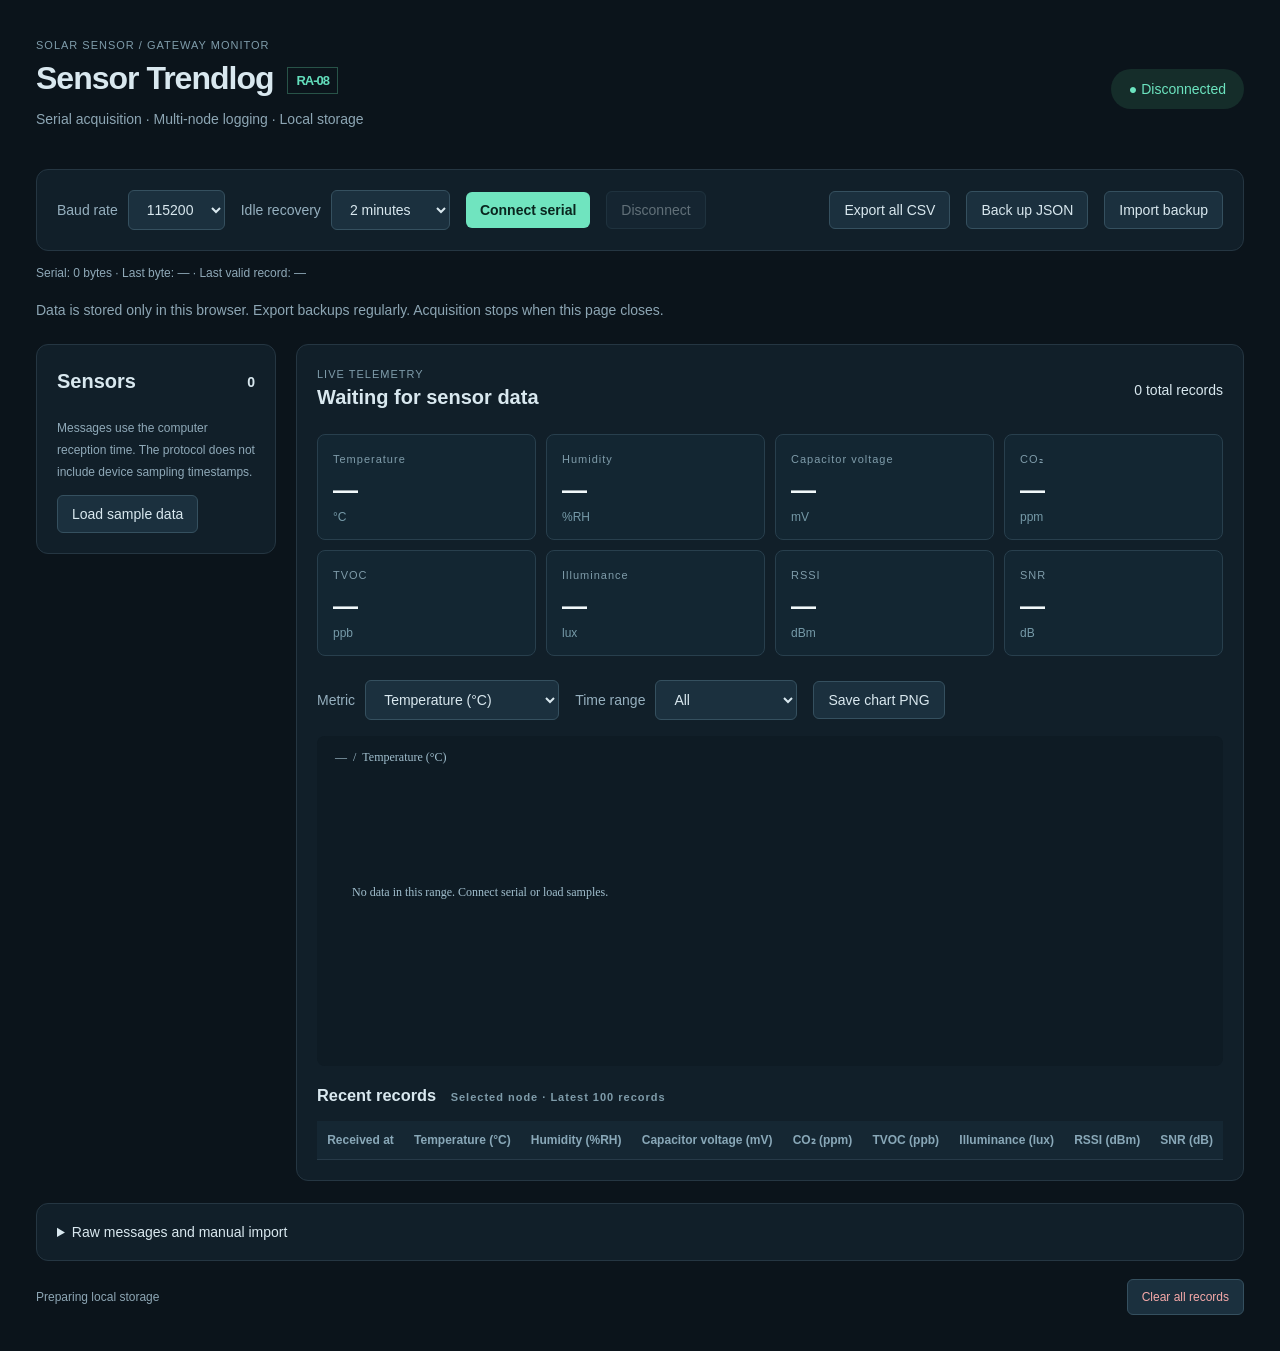
<file: tools/sensor-trendlog/index.html>
<!doctype html>
<html lang="en-US"><meta charset="utf-8"><meta name="viewport" content="width=device-width,initial-scale=1"><title>RA-08 · Sensor Trendlog</title><link rel="stylesheet" href="style.css">
<body><main><header><div><small>SOLAR SENSOR / GATEWAY MONITOR</small><h1>Sensor Trendlog<span>RA-08</span></h1><p>Serial acquisition · Multi-node logging · Local storage</p></div><div id="status" role="status">● Disconnected</div></header>
<section class="toolbar"><label>Baud rate<select id="baud"><option>115200</option><option>9600</option><option>19200</option><option>38400</option><option>57600</option><option>230400</option></select></label><label>Idle recovery<select id="idle"><option value="120000">2 minutes</option><option value="300000">5 minutes</option><option value="600000">10 minutes</option><option value="0">Disabled</option></select></label><button id="connect" class="primary">Connect serial</button><button id="disconnect" disabled>Disconnect</button><div class="spacer"></div><button id="export">Export all CSV</button><button id="backup">Back up JSON</button><label class="button">Import backup<input id="restore" type="file" accept=".json" hidden></label></section>
<p id="traffic" class="hint" role="status">Serial: 0 bytes · Last byte: — · Last valid record: —</p>
<p id="notice" role="status">Data is stored only in this browser. Export backups regularly. Acquisition stops when this page closes.</p>
<section class="workspace"><aside><div class="sectionhead"><h2>Sensors</h2><b id="count">0</b></div><div id="devices"></div><p class="hint">Messages use the computer reception time. The protocol does not include device sampling timestamps.</p><button id="demo">Load sample data</button></aside><article><div class="sectionhead"><div><small>LIVE TELEMETRY</small><h2 id="selected">Waiting for sensor data</h2></div><span id="total">0 records</span></div><div id="cards" class="cards"></div><div class="chartbar"><label>Metric<select id="metric"></select></label><label>Time range<select id="range"><option value="0">All</option><option value="300000">Last 5 minutes</option><option value="3600000">Last hour</option><option value="86400000">Last 24 hours</option></select></label><button id="png">Save chart PNG</button></div><canvas id="chart" height="330" aria-label="Sensor trend chart"></canvas><p id="stats" class="hint"></p><h3>Recent records <small>Selected node · Latest 100 records</small></h3><div class="tablewrap"><table><thead id="thead"></thead><tbody id="rows"></tbody></table></div></article></section>
<details><summary>Raw messages and manual import</summary><p class="hint">Paste gateway output with CRLF / LF / CR line endings. Debug logs other than SENSOR messages are ignored.</p><textarea id="input" placeholder="AT+SENSOR=B7180A12,2332,5627,65,390,0,13,-94,8"></textarea><button id="ingest">Parse and record</button><pre id="raw"></pre></details><footer><span id="storage">Preparing local storage</span><button id="clear" class="danger">Clear all records</button></footer></main><script src="protocol.js?v=20261029-4"></script><script src="serial-session.js?v=20261029-4"></script><script src="app.js?v=20261029-4"></script></body></html>
</file>
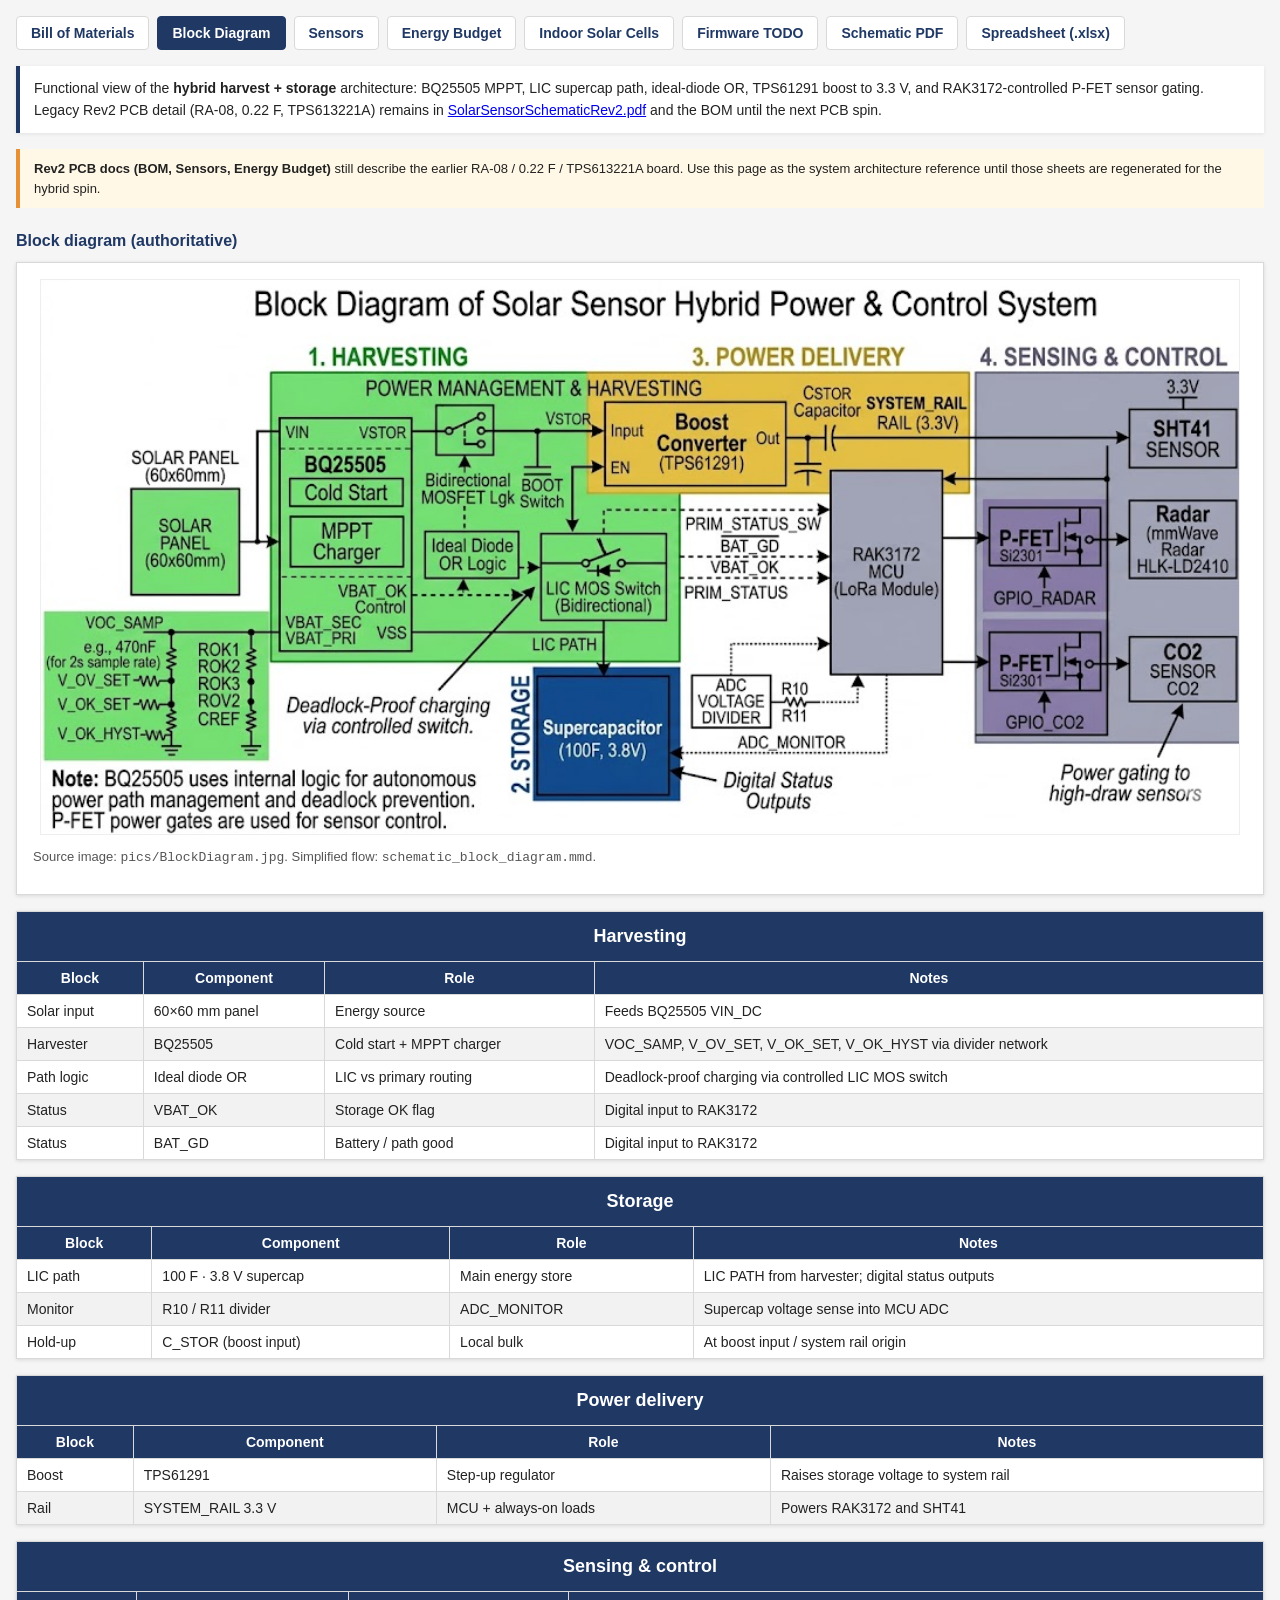
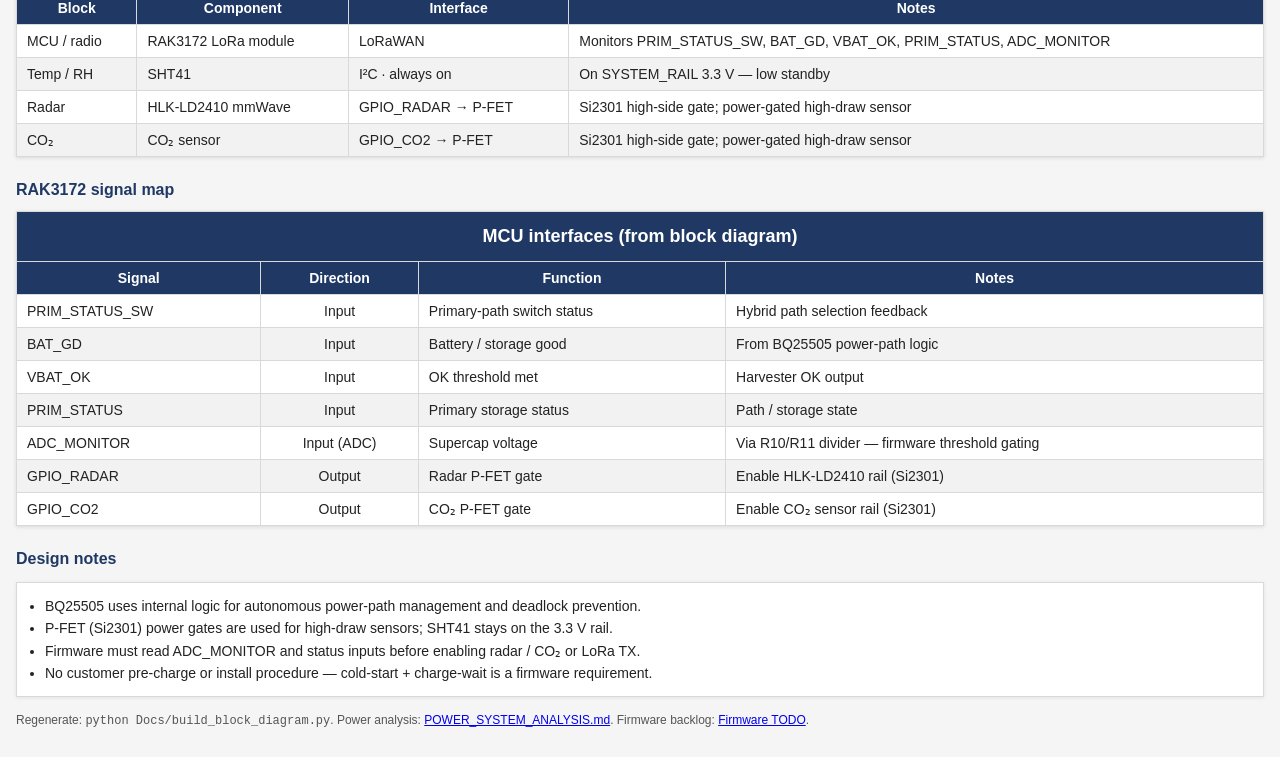
<file: Docs/SolarSensorSchematicRev2_BlockDiagram.html>
<!DOCTYPE html>
<html lang="en">
<head>
  <meta charset="utf-8">
  <meta name="viewport" content="width=device-width, initial-scale=1">
  <title>Solar Sensor — Hybrid Power &amp; Control System</title>
  <style>
    * { box-sizing: border-box; }
    body { margin: 0; font-family: Arial, sans-serif; background: #f5f5f5; color: #222; }
    .wrap { padding: 16px; max-width: 1400px; margin: 0 auto; }
    nav { display: flex; flex-wrap: wrap; gap: 8px; margin-bottom: 16px; }
    nav a { padding: 8px 14px; background: #fff; border: 1px solid #d9d9d9; border-radius: 4px;
      color: #1f3864; text-decoration: none; font-size: 14px; font-weight: bold; }
    nav a.active { background: #1f3864; color: #fff; border-color: #1f3864; }
    nav a:hover:not(.active) { background: #eef2f8; }
    .note { background: #fff; border-left: 4px solid #1f3864; padding: 12px 14px; margin-bottom: 16px;
      font-size: 14px; line-height: 1.55; box-shadow: 0 1px 4px rgba(0,0,0,0.08); }
    .legacy { background: #fff8e6; border-left: 4px solid #e69138; padding: 10px 14px; margin-bottom: 16px;
      font-size: 13px; line-height: 1.5; }
    h2 { font-size: 16px; color: #1f3864; margin: 24px 0 12px; }
    .diagram-panel { background: #fff; border: 1px solid #d9d9d9; box-shadow: 0 1px 4px rgba(0,0,0,0.12);
      padding: 16px; margin-bottom: 16px; overflow-x: auto; text-align: center; }
    .diagram-panel img { max-width: 100%; height: auto; border: 1px solid #eee; }
    .diagram-caption { font-size: 13px; color: #555; margin-top: 10px; text-align: left; }
    table { width: 100%; border-collapse: collapse; background: #fff;
      box-shadow: 0 1px 4px rgba(0,0,0,0.12); margin-bottom: 16px; }
    th, td { border: 1px solid #d9d9d9; padding: 8px 10px; text-align: left; vertical-align: top; font-size: 14px; }
    tr.title th { background: #1f3864; color: #fff; font-size: 18px; font-weight: bold; text-align: center; padding: 14px 10px; }
    tr.header th { background: #1f3864; color: #fff; font-weight: bold; text-align: center; }
    tr.odd td { background: #fff; }
    tr.even td { background: #f2f2f2; }
  td.center { text-align: center; }
    ul.notes { font-size: 14px; line-height: 1.6; background: #fff; padding: 12px 12px 12px 28px;
      border: 1px solid #d9d9d9; box-shadow: 0 1px 4px rgba(0,0,0,0.08); }
    .footnote { font-size: 12px; color: #555; line-height: 1.6; }
</style>
</head>
<body>
  <div class="wrap">
        <nav>
      <a href="SolarSensorSchematicRev2_BOM.html">Bill of Materials</a>
      <a href="SolarSensorSchematicRev2_BlockDiagram.html" class="active">Block Diagram</a>
      <a href="SolarSensorSchematicRev2_Sensors.html">Sensors</a>
      <a href="SolarSensorSchematicRev2_EnergyBudget.html">Energy Budget</a>
      <a href="SolarSensorSchematicRev2_SolarCells.html">Indoor Solar Cells</a>
      <a href="SolarSensorSchematicRev2_TODO.html">Firmware TODO</a>
      <a href="SolarSensorSchematicRev2.pdf">Schematic PDF</a>
      <a href="SolarSensorSchematicRev2_BOM.xlsx">Spreadsheet (.xlsx)</a>
    </nav>
    <div class="note">Functional view of the <strong>hybrid harvest + storage</strong> architecture: BQ25505 MPPT, LIC supercap path, ideal-diode OR, TPS61291 boost to 3.3 V, and RAK3172-controlled P-FET sensor gating. Legacy Rev2 PCB detail (RA-08, 0.22 F, TPS613221A) remains in <a href="SolarSensorSchematicRev2.pdf">SolarSensorSchematicRev2.pdf</a> and the BOM until the next PCB spin.</div>
    <div class="legacy">
      <strong>Rev2 PCB docs (BOM, Sensors, Energy Budget)</strong> still describe the earlier RA-08 / 0.22 F / TPS613221A board.
      Use this page as the system architecture reference until those sheets are regenerated for the hybrid spin.
    </div>

    <h2>Block diagram (authoritative)</h2>
    <div class="diagram-panel">
      <img src="pics/BlockDiagram.jpg" alt="Solar Sensor — Hybrid Power &amp; Control System" width="1200">
      <p class="diagram-caption">Source image: <code>pics/BlockDiagram.jpg</code>.
        Simplified flow: <code>schematic_block_diagram.mmd</code>.</p>
    </div>

    <table><thead><tr class="title"><th colspan="4">Harvesting</th></tr>
<tr class="header"><th>Block</th><th>Component</th><th>Role</th><th>Notes</th></tr></thead><tbody>
<tr class="odd"><td>Solar input</td><td>60×60 mm panel</td><td>Energy source</td><td>Feeds BQ25505 VIN_DC</td></tr>
<tr class="even"><td>Harvester</td><td>BQ25505</td><td>Cold start + MPPT charger</td><td>VOC_SAMP, V_OV_SET, V_OK_SET, V_OK_HYST via divider network</td></tr>
<tr class="odd"><td>Path logic</td><td>Ideal diode OR</td><td>LIC vs primary routing</td><td>Deadlock-proof charging via controlled LIC MOS switch</td></tr>
<tr class="even"><td>Status</td><td>VBAT_OK</td><td>Storage OK flag</td><td>Digital input to RAK3172</td></tr>
<tr class="odd"><td>Status</td><td>BAT_GD</td><td>Battery / path good</td><td>Digital input to RAK3172</td></tr>
</tbody></table>
<table><thead><tr class="title"><th colspan="4">Storage</th></tr>
<tr class="header"><th>Block</th><th>Component</th><th>Role</th><th>Notes</th></tr></thead><tbody>
<tr class="odd"><td>LIC path</td><td>100 F · 3.8 V supercap</td><td>Main energy store</td><td>LIC PATH from harvester; digital status outputs</td></tr>
<tr class="even"><td>Monitor</td><td>R10 / R11 divider</td><td>ADC_MONITOR</td><td>Supercap voltage sense into MCU ADC</td></tr>
<tr class="odd"><td>Hold-up</td><td>C_STOR (boost input)</td><td>Local bulk</td><td>At boost input / system rail origin</td></tr>
</tbody></table>
<table><thead><tr class="title"><th colspan="4">Power delivery</th></tr>
<tr class="header"><th>Block</th><th>Component</th><th>Role</th><th>Notes</th></tr></thead><tbody>
<tr class="odd"><td>Boost</td><td>TPS61291</td><td>Step-up regulator</td><td>Raises storage voltage to system rail</td></tr>
<tr class="even"><td>Rail</td><td>SYSTEM_RAIL 3.3 V</td><td>MCU + always-on loads</td><td>Powers RAK3172 and SHT41</td></tr>
</tbody></table>
<table><thead><tr class="title"><th colspan="4">Sensing &amp; control</th></tr>
<tr class="header"><th>Block</th><th>Component</th><th>Interface</th><th>Notes</th></tr></thead><tbody>
<tr class="odd"><td>MCU / radio</td><td>RAK3172 LoRa module</td><td>LoRaWAN</td><td>Monitors PRIM_STATUS_SW, BAT_GD, VBAT_OK, PRIM_STATUS, ADC_MONITOR</td></tr>
<tr class="even"><td>Temp / RH</td><td>SHT41</td><td>I²C · always on</td><td>On SYSTEM_RAIL 3.3 V — low standby</td></tr>
<tr class="odd"><td>Radar</td><td>HLK-LD2410 mmWave</td><td>GPIO_RADAR → P-FET</td><td>Si2301 high-side gate; power-gated high-draw sensor</td></tr>
<tr class="even"><td>CO₂</td><td>CO₂ sensor</td><td>GPIO_CO2 → P-FET</td><td>Si2301 high-side gate; power-gated high-draw sensor</td></tr>
</tbody></table>

    <h2>RAK3172 signal map</h2>
    <table>
      <thead>
        <tr class="title"><th colspan="4">MCU interfaces (from block diagram)</th></tr>
        <tr class="header"><th>Signal</th><th>Direction</th><th>Function</th><th>Notes</th></tr>
      </thead>
      <tbody>
        <tr class="odd"><td>PRIM_STATUS_SW</td><td class="center">Input</td><td>Primary-path switch status</td><td>Hybrid path selection feedback</td></tr><tr class="even"><td>BAT_GD</td><td class="center">Input</td><td>Battery / storage good</td><td>From BQ25505 power-path logic</td></tr><tr class="odd"><td>VBAT_OK</td><td class="center">Input</td><td>OK threshold met</td><td>Harvester OK output</td></tr><tr class="even"><td>PRIM_STATUS</td><td class="center">Input</td><td>Primary storage status</td><td>Path / storage state</td></tr><tr class="odd"><td>ADC_MONITOR</td><td class="center">Input (ADC)</td><td>Supercap voltage</td><td>Via R10/R11 divider — firmware threshold gating</td></tr><tr class="even"><td>GPIO_RADAR</td><td class="center">Output</td><td>Radar P-FET gate</td><td>Enable HLK-LD2410 rail (Si2301)</td></tr><tr class="odd"><td>GPIO_CO2</td><td class="center">Output</td><td>CO₂ P-FET gate</td><td>Enable CO₂ sensor rail (Si2301)</td></tr>
      </tbody>
    </table>

    <h2>Design notes</h2>
    <ul class="notes"><li>BQ25505 uses internal logic for autonomous power-path management and deadlock prevention.</li><li>P-FET (Si2301) power gates are used for high-draw sensors; SHT41 stays on the 3.3 V rail.</li><li>Firmware must read ADC_MONITOR and status inputs before enabling radar / CO₂ or LoRa TX.</li><li>No customer pre-charge or install procedure — cold-start + charge-wait is a firmware requirement.</li></ul>

    <p class="footnote">
      Regenerate: <code>python Docs/build_block_diagram.py</code>.
      Power analysis: <a href="POWER_SYSTEM_ANALYSIS.md">POWER_SYSTEM_ANALYSIS.md</a>.
      Firmware backlog: <a href="SolarSensorSchematicRev2_TODO.html">Firmware TODO</a>.
    </p>
  </div>
</body>
</html>
</file>
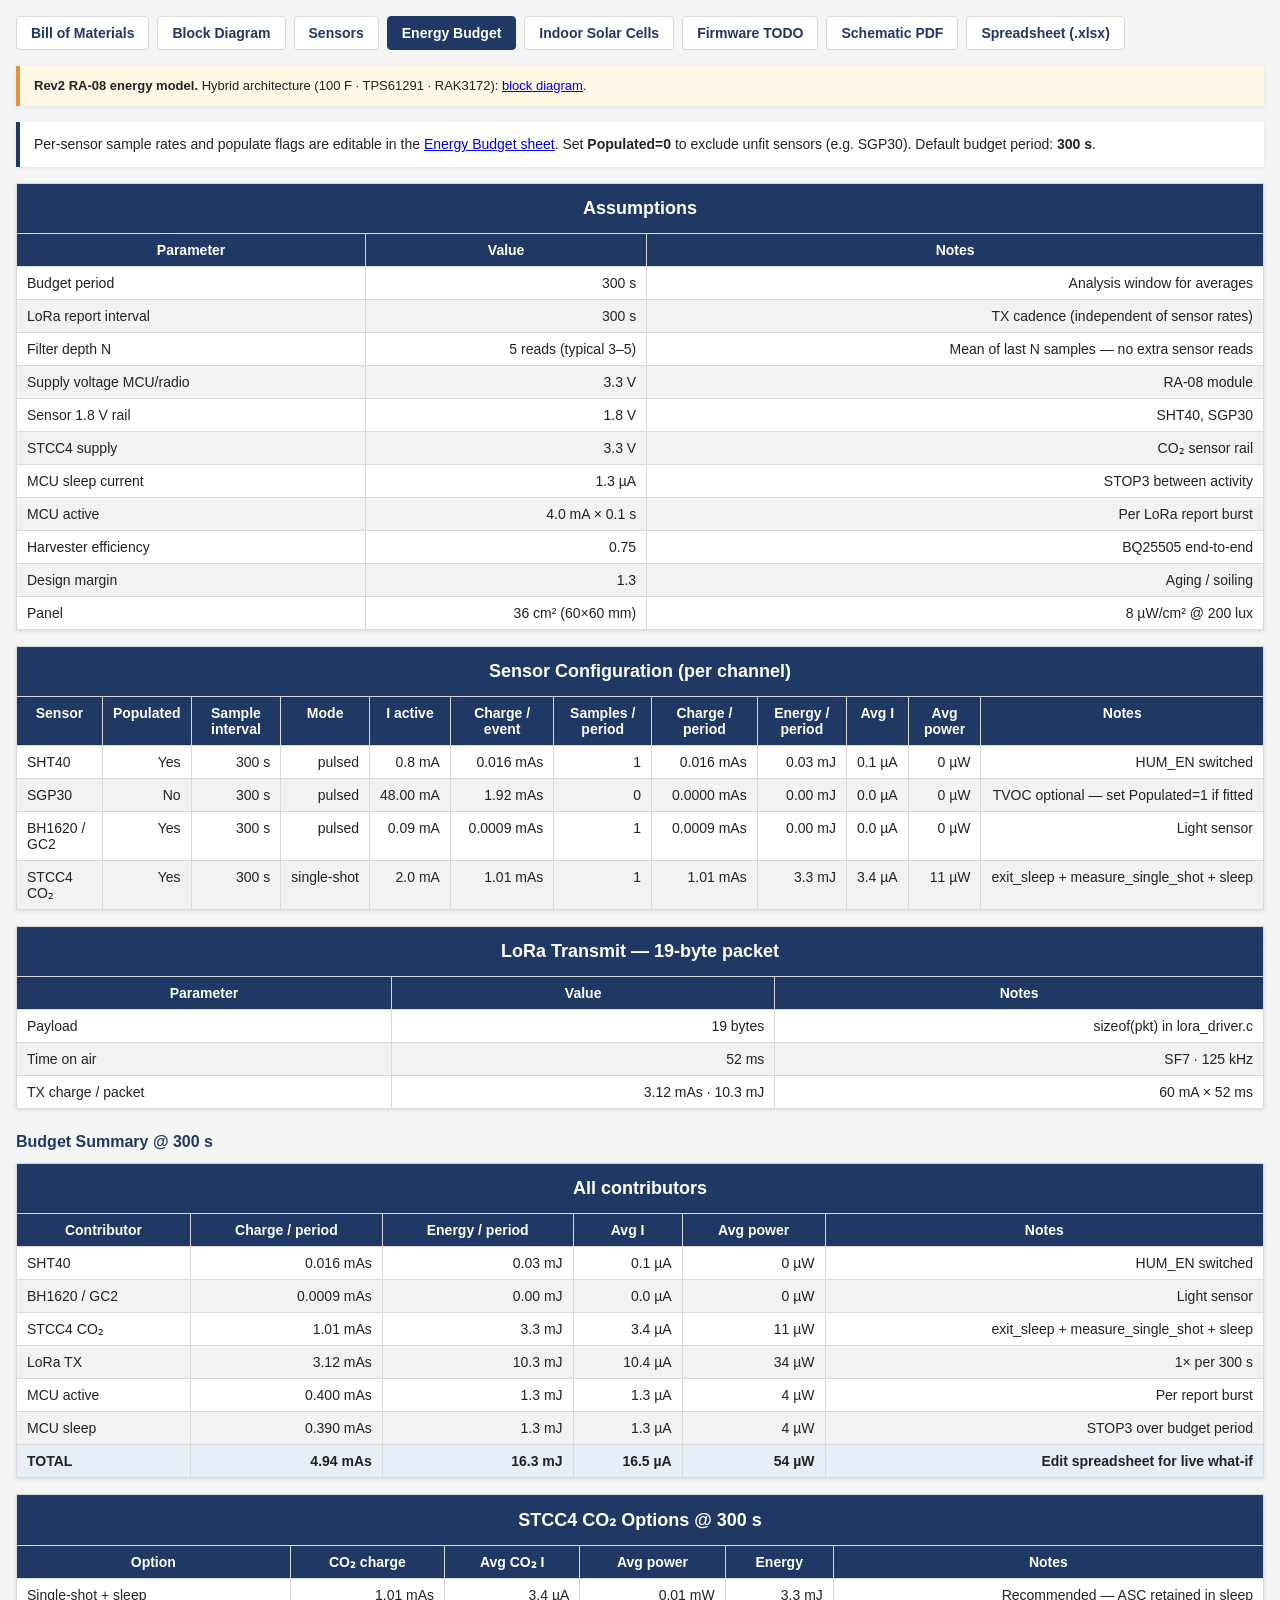
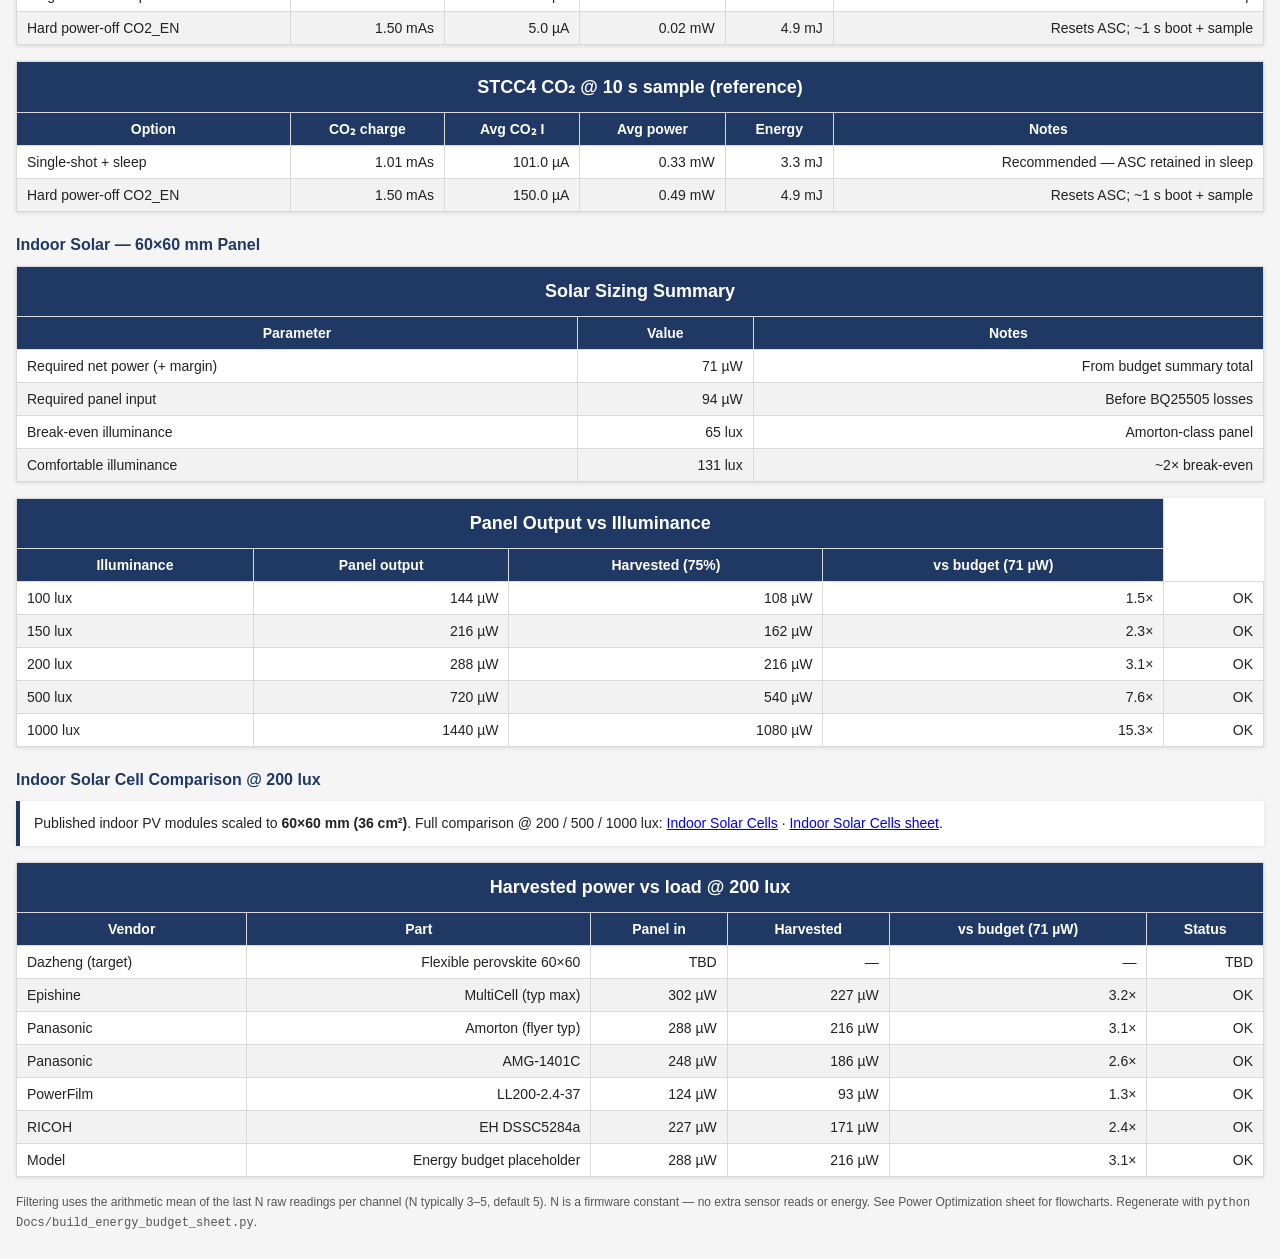
<file: Docs/SolarSensorSchematicRev2_EnergyBudget.html>
<!DOCTYPE html>
<html lang="en">
<head>
  <meta charset="utf-8">
  <meta name="viewport" content="width=device-width, initial-scale=1">
  <title>Solar Sensor Schematic Rev2 - Energy Budget</title>
  <style>
    * { box-sizing: border-box; }
    body { margin: 0; font-family: Arial, sans-serif; background: #f5f5f5; color: #222; }
    .wrap { padding: 16px; max-width: 1400px; margin: 0 auto; }
    nav { display: flex; flex-wrap: wrap; gap: 8px; margin-bottom: 16px; }
    nav a { padding: 8px 14px; background: #fff; border: 1px solid #d9d9d9; border-radius: 4px;
      color: #1f3864; text-decoration: none; font-size: 14px; font-weight: bold; }
    nav a.active { background: #1f3864; color: #fff; border-color: #1f3864; }
    nav a:hover:not(.active) { background: #eef2f8; }
    .note { background: #fff; border-left: 4px solid #1f3864; padding: 12px 14px; margin-bottom: 16px;
      font-size: 14px; line-height: 1.5; box-shadow: 0 1px 4px rgba(0,0,0,0.08); }
    .legacy { background: #fff8e6; border-left: 4px solid #e69138; padding: 10px 14px; margin-bottom: 16px;
      font-size: 13px; line-height: 1.5; box-shadow: 0 1px 4px rgba(0,0,0,0.08); }
    table { width: 100%; border-collapse: collapse; background: #fff;
      box-shadow: 0 1px 4px rgba(0,0,0,0.12); margin-bottom: 16px; }
    th, td { border: 1px solid #d9d9d9; padding: 8px 10px; text-align: left; vertical-align: top; font-size: 14px; }
    thead { position: sticky; top: 0; z-index: 10; }
    tr.title th { background: #1f3864; color: #fff; font-size: 18px; font-weight: bold; text-align: center; padding: 14px 10px; }
    tr.header th { background: #1f3864; color: #fff; font-weight: bold; text-align: center; }
    tr.odd td { background: #fff; }
    tr.even td { background: #f2f2f2; }
    tr.summary td { background: #e8eef7; font-weight: bold; }
    td.num { text-align: right; white-space: nowrap; }
    h2 { font-size: 16px; color: #1f3864; margin: 24px 0 12px; }
    .footnote { font-size: 12px; color: #555; line-height: 1.6; }
</style>
</head>
<body>
  <div class="wrap">
        <nav>
      <a href="SolarSensorSchematicRev2_BOM.html">Bill of Materials</a>
      <a href="SolarSensorSchematicRev2_BlockDiagram.html">Block Diagram</a>
      <a href="SolarSensorSchematicRev2_Sensors.html">Sensors</a>
      <a href="SolarSensorSchematicRev2_EnergyBudget.html" class="active">Energy Budget</a>
      <a href="SolarSensorSchematicRev2_SolarCells.html">Indoor Solar Cells</a>
      <a href="SolarSensorSchematicRev2_TODO.html">Firmware TODO</a>
      <a href="SolarSensorSchematicRev2.pdf">Schematic PDF</a>
      <a href="SolarSensorSchematicRev2_BOM.xlsx">Spreadsheet (.xlsx)</a>
    </nav>
    <div class="legacy"><strong>Rev2 RA-08 energy model.</strong> Hybrid architecture (100 F · TPS61291 · RAK3172):
    <a href="SolarSensorSchematicRev2_BlockDiagram.html">block diagram</a>.</div>
    <div class="note">
      Per-sensor sample rates and populate flags are editable in the
      <a href="SolarSensorSchematicRev2_BOM.xlsx">Energy Budget sheet</a>.
      Set <strong>Populated=0</strong> to exclude unfit sensors (e.g. SGP30).
      Default budget period: <strong>300 s</strong>.
    </div>

    <table><thead><tr class="title"><th colspan="3">Assumptions</th></tr>
<tr class="header"><th>Parameter</th><th>Value</th><th>Notes</th></tr></thead><tbody>
<tr class="odd"><td class="">Budget period</td><td class="num">300 s</td><td class="num">Analysis window for averages</td></tr>
<tr class="even"><td class="">LoRa report interval</td><td class="num">300 s</td><td class="num">TX cadence (independent of sensor rates)</td></tr>
<tr class="odd"><td class="">Filter depth N</td><td class="num">5 reads (typical 3–5)</td><td class="num">Mean of last N samples — no extra sensor reads</td></tr>
<tr class="even"><td class="">Supply voltage MCU/radio</td><td class="num">3.3 V</td><td class="num">RA-08 module</td></tr>
<tr class="odd"><td class="">Sensor 1.8 V rail</td><td class="num">1.8 V</td><td class="num">SHT40, SGP30</td></tr>
<tr class="even"><td class="">STCC4 supply</td><td class="num">3.3 V</td><td class="num">CO₂ sensor rail</td></tr>
<tr class="odd"><td class="">MCU sleep current</td><td class="num">1.3 µA</td><td class="num">STOP3 between activity</td></tr>
<tr class="even"><td class="">MCU active</td><td class="num">4.0 mA × 0.1 s</td><td class="num">Per LoRa report burst</td></tr>
<tr class="odd"><td class="">Harvester efficiency</td><td class="num">0.75</td><td class="num">BQ25505 end-to-end</td></tr>
<tr class="even"><td class="">Design margin</td><td class="num">1.3</td><td class="num">Aging / soiling</td></tr>
<tr class="odd"><td class="">Panel</td><td class="num">36 cm² (60×60 mm)</td><td class="num">8 µW/cm² @ 200 lux</td></tr>
</tbody></table>

    <table><thead><tr class="title"><th colspan="12">Sensor Configuration (per channel)</th></tr>
<tr class="header"><th>Sensor</th><th>Populated</th><th>Sample interval</th><th>Mode</th><th>I active</th><th>Charge / event</th><th>Samples / period</th><th>Charge / period</th><th>Energy / period</th><th>Avg I</th><th>Avg power</th><th>Notes</th></tr></thead><tbody>
<tr class="odd"><td class="">SHT40</td><td class="num">Yes</td><td class="num">300 s</td><td class="num">pulsed</td><td class="num">0.8 mA</td><td class="num">0.016 mAs</td><td class="num">1</td><td class="num">0.016 mAs</td><td class="num">0.03 mJ</td><td class="num">0.1 µA</td><td class="num">0 µW</td><td class="num">HUM_EN switched</td></tr>
<tr class="even"><td class="">SGP30</td><td class="num">No</td><td class="num">300 s</td><td class="num">pulsed</td><td class="num">48.00 mA</td><td class="num">1.92 mAs</td><td class="num">0</td><td class="num">0.0000 mAs</td><td class="num">0.00 mJ</td><td class="num">0.0 µA</td><td class="num">0 µW</td><td class="num">TVOC optional — set Populated=1 if fitted</td></tr>
<tr class="odd"><td class="">BH1620 / GC2</td><td class="num">Yes</td><td class="num">300 s</td><td class="num">pulsed</td><td class="num">0.09 mA</td><td class="num">0.0009 mAs</td><td class="num">1</td><td class="num">0.0009 mAs</td><td class="num">0.00 mJ</td><td class="num">0.0 µA</td><td class="num">0 µW</td><td class="num">Light sensor</td></tr>
<tr class="even"><td class="">STCC4 CO₂</td><td class="num">Yes</td><td class="num">300 s</td><td class="num">single-shot</td><td class="num">2.0 mA</td><td class="num">1.01 mAs</td><td class="num">1</td><td class="num">1.01 mAs</td><td class="num">3.3 mJ</td><td class="num">3.4 µA</td><td class="num">11 µW</td><td class="num">exit_sleep + measure_single_shot + sleep</td></tr>
</tbody></table>

    <table><thead><tr class="title"><th colspan="3">LoRa Transmit — 19-byte packet</th></tr>
<tr class="header"><th>Parameter</th><th>Value</th><th>Notes</th></tr></thead><tbody>
<tr class="odd"><td class="">Payload</td><td class="num">19 bytes</td><td class="num">sizeof(pkt) in lora_driver.c</td></tr>
<tr class="even"><td class="">Time on air</td><td class="num">52 ms</td><td class="num">SF7 · 125 kHz</td></tr>
<tr class="odd"><td class="">TX charge / packet</td><td class="num">3.12 mAs · 10.3 mJ</td><td class="num">60 mA × 52 ms</td></tr>
</tbody></table>

    <h2>Budget Summary @ 300 s</h2>
    <table><thead><tr class="title"><th colspan="6">All contributors</th></tr>
<tr class="header"><th>Contributor</th><th>Charge / period</th><th>Energy / period</th><th>Avg I</th><th>Avg power</th><th>Notes</th></tr></thead><tbody>
<tr class="odd"><td class="">SHT40</td><td class="num">0.016 mAs</td><td class="num">0.03 mJ</td><td class="num">0.1 µA</td><td class="num">0 µW</td><td class="num">HUM_EN switched</td></tr>
<tr class="even"><td class="">BH1620 / GC2</td><td class="num">0.0009 mAs</td><td class="num">0.00 mJ</td><td class="num">0.0 µA</td><td class="num">0 µW</td><td class="num">Light sensor</td></tr>
<tr class="odd"><td class="">STCC4 CO₂</td><td class="num">1.01 mAs</td><td class="num">3.3 mJ</td><td class="num">3.4 µA</td><td class="num">11 µW</td><td class="num">exit_sleep + measure_single_shot + sleep</td></tr>
<tr class="even"><td class="">LoRa TX</td><td class="num">3.12 mAs</td><td class="num">10.3 mJ</td><td class="num">10.4 µA</td><td class="num">34 µW</td><td class="num">1× per 300 s</td></tr>
<tr class="odd"><td class="">MCU active</td><td class="num">0.400 mAs</td><td class="num">1.3 mJ</td><td class="num">1.3 µA</td><td class="num">4 µW</td><td class="num">Per report burst</td></tr>
<tr class="even"><td class="">MCU sleep</td><td class="num">0.390 mAs</td><td class="num">1.3 mJ</td><td class="num">1.3 µA</td><td class="num">4 µW</td><td class="num">STOP3 over budget period</td></tr>
<tr class="summary"><td class="">TOTAL</td><td class="num">4.94 mAs</td><td class="num">16.3 mJ</td><td class="num">16.5 µA</td><td class="num">54 µW</td><td class="num">Edit spreadsheet for live what-if</td></tr>
</tbody></table>

    <table><thead><tr class="title"><th colspan="6">STCC4 CO₂ Options @ 300 s</th></tr>
<tr class="header"><th>Option</th><th>CO₂ charge</th><th>Avg CO₂ I</th><th>Avg power</th><th>Energy</th><th>Notes</th></tr></thead><tbody>
<tr class="odd"><td class="">Single-shot + sleep</td><td class="num">1.01 mAs</td><td class="num">3.4 µA</td><td class="num">0.01 mW</td><td class="num">3.3 mJ</td><td class="num">Recommended — ASC retained in sleep</td></tr>
<tr class="even"><td class="">Hard power-off CO2_EN</td><td class="num">1.50 mAs</td><td class="num">5.0 µA</td><td class="num">0.02 mW</td><td class="num">4.9 mJ</td><td class="num">Resets ASC; ~1 s boot + sample</td></tr>
</tbody></table>

    <table><thead><tr class="title"><th colspan="6">STCC4 CO₂ @ 10 s sample (reference)</th></tr>
<tr class="header"><th>Option</th><th>CO₂ charge</th><th>Avg CO₂ I</th><th>Avg power</th><th>Energy</th><th>Notes</th></tr></thead><tbody>
<tr class="odd"><td class="">Single-shot + sleep</td><td class="num">1.01 mAs</td><td class="num">101.0 µA</td><td class="num">0.33 mW</td><td class="num">3.3 mJ</td><td class="num">Recommended — ASC retained in sleep</td></tr>
<tr class="even"><td class="">Hard power-off CO2_EN</td><td class="num">1.50 mAs</td><td class="num">150.0 µA</td><td class="num">0.49 mW</td><td class="num">4.9 mJ</td><td class="num">Resets ASC; ~1 s boot + sample</td></tr>
</tbody></table>

    <h2>Indoor Solar — 60×60 mm Panel</h2>
    <table><thead><tr class="title"><th colspan="3">Solar Sizing Summary</th></tr>
<tr class="header"><th>Parameter</th><th>Value</th><th>Notes</th></tr></thead><tbody>
<tr class="odd"><td class="">Required net power (+ margin)</td><td class="num">71 µW</td><td class="num">From budget summary total</td></tr>
<tr class="even"><td class="">Required panel input</td><td class="num">94 µW</td><td class="num">Before BQ25505 losses</td></tr>
<tr class="odd"><td class="">Break-even illuminance</td><td class="num">65 lux</td><td class="num">Amorton-class panel</td></tr>
<tr class="even"><td class="">Comfortable illuminance</td><td class="num">131 lux</td><td class="num">~2× break-even</td></tr>
</tbody></table>

    <table><thead><tr class="title"><th colspan="4">Panel Output vs Illuminance</th></tr>
<tr class="header"><th>Illuminance</th><th>Panel output</th><th>Harvested (75%)</th><th>vs budget (71 µW)</th></tr></thead><tbody>
<tr class="odd"><td class="">100 lux</td><td class="num">144 µW</td><td class="num">108 µW</td><td class="num">1.5×</td><td class="num">OK</td></tr>
<tr class="even"><td class="">150 lux</td><td class="num">216 µW</td><td class="num">162 µW</td><td class="num">2.3×</td><td class="num">OK</td></tr>
<tr class="odd"><td class="">200 lux</td><td class="num">288 µW</td><td class="num">216 µW</td><td class="num">3.1×</td><td class="num">OK</td></tr>
<tr class="even"><td class="">500 lux</td><td class="num">720 µW</td><td class="num">540 µW</td><td class="num">7.6×</td><td class="num">OK</td></tr>
<tr class="odd"><td class="">1000 lux</td><td class="num">1440 µW</td><td class="num">1080 µW</td><td class="num">15.3×</td><td class="num">OK</td></tr>
</tbody></table>

    <h2>Indoor Solar Cell Comparison @ 200 lux</h2>
    <div class="note">
      Published indoor PV modules scaled to <strong>60×60 mm (36 cm²)</strong>.
      Full comparison @ 200 / 500 / 1000 lux:
      <a href="SolarSensorSchematicRev2_SolarCells.html">Indoor Solar Cells</a> ·
      <a href="SolarSensorSchematicRev2_BOM.xlsx">Indoor Solar Cells sheet</a>.
    </div>
    <table><thead><tr class="title"><th colspan="6">Harvested power vs load @ 200 lux</th></tr>
<tr class="header"><th>Vendor</th><th>Part</th><th>Panel in</th><th>Harvested</th><th>vs budget (71 µW)</th><th>Status</th></tr></thead><tbody>
<tr class="odd"><td class="">Dazheng (target)</td><td class="num">Flexible perovskite 60×60</td><td class="num">TBD</td><td class="num">—</td><td class="num">—</td><td class="num">TBD</td></tr>
<tr class="even"><td class="">Epishine</td><td class="num">MultiCell (typ max)</td><td class="num">302 µW</td><td class="num">227 µW</td><td class="num">3.2×</td><td class="num">OK</td></tr>
<tr class="odd"><td class="">Panasonic</td><td class="num">Amorton (flyer typ)</td><td class="num">288 µW</td><td class="num">216 µW</td><td class="num">3.1×</td><td class="num">OK</td></tr>
<tr class="even"><td class="">Panasonic</td><td class="num">AMG-1401C</td><td class="num">248 µW</td><td class="num">186 µW</td><td class="num">2.6×</td><td class="num">OK</td></tr>
<tr class="odd"><td class="">PowerFilm</td><td class="num">LL200-2.4-37</td><td class="num">124 µW</td><td class="num">93 µW</td><td class="num">1.3×</td><td class="num">OK</td></tr>
<tr class="even"><td class="">RICOH</td><td class="num">EH DSSC5284a</td><td class="num">227 µW</td><td class="num">171 µW</td><td class="num">2.4×</td><td class="num">OK</td></tr>
<tr class="odd"><td class="">Model</td><td class="num">Energy budget placeholder</td><td class="num">288 µW</td><td class="num">216 µW</td><td class="num">3.1×</td><td class="num">OK</td></tr>
</tbody></table>

    <p class="footnote">
      Filtering uses the arithmetic mean of the last N raw readings per channel (N typically 3–5, default 5).
      N is a firmware constant — no extra sensor reads or energy. See Power Optimization sheet for flowcharts.
      Regenerate with <code>python Docs/build_energy_budget_sheet.py</code>.
    </p>
  </div>
</body>
</html>
</file>
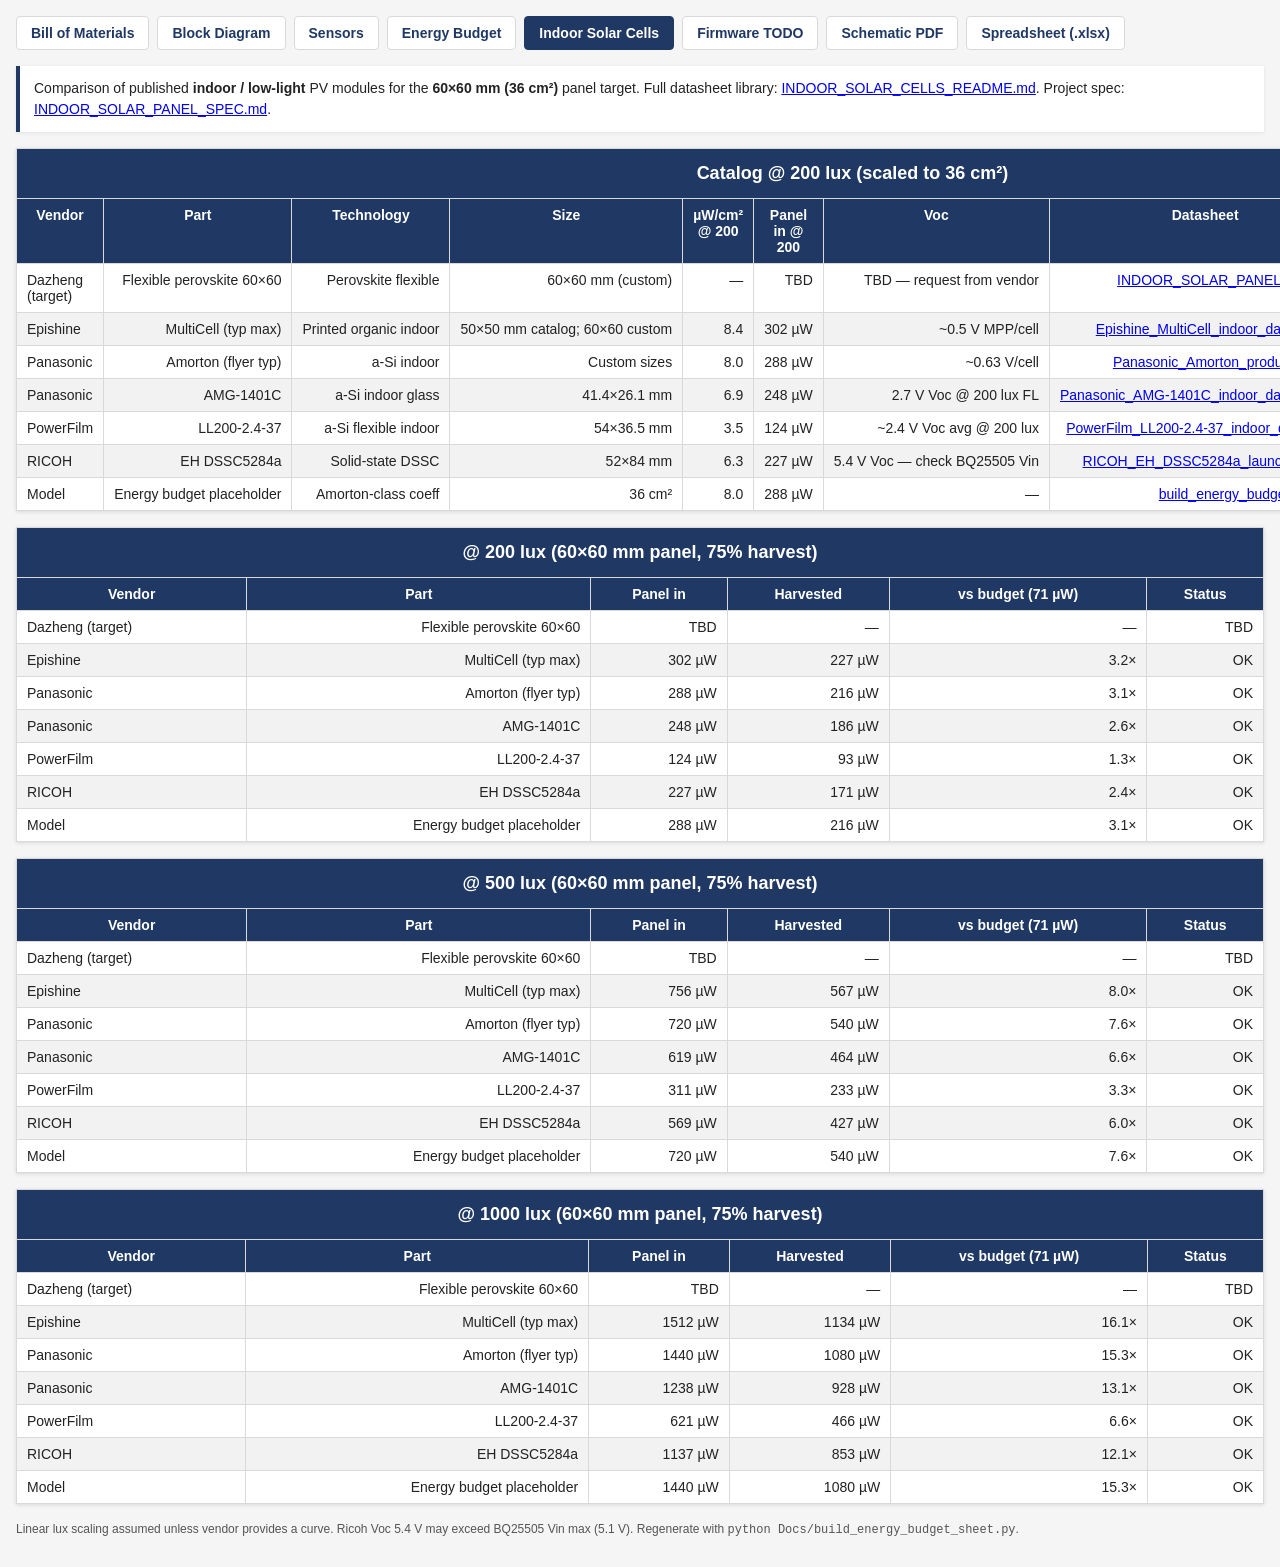
<file: Docs/SolarSensorSchematicRev2_SolarCells.html>
<!DOCTYPE html>
<html lang="en">
<head>
  <meta charset="utf-8">
  <meta name="viewport" content="width=device-width, initial-scale=1">
  <title>Solar Sensor Schematic Rev2 - Indoor Solar Cells</title>
  <style>
    * { box-sizing: border-box; }
    body { margin: 0; font-family: Arial, sans-serif; background: #f5f5f5; color: #222; }
    .wrap { padding: 16px; max-width: 1400px; margin: 0 auto; }
    nav { display: flex; flex-wrap: wrap; gap: 8px; margin-bottom: 16px; }
    nav a { padding: 8px 14px; background: #fff; border: 1px solid #d9d9d9; border-radius: 4px;
      color: #1f3864; text-decoration: none; font-size: 14px; font-weight: bold; }
    nav a.active { background: #1f3864; color: #fff; border-color: #1f3864; }
    nav a:hover:not(.active) { background: #eef2f8; }
    .note { background: #fff; border-left: 4px solid #1f3864; padding: 12px 14px; margin-bottom: 16px;
      font-size: 14px; line-height: 1.5; box-shadow: 0 1px 4px rgba(0,0,0,0.08); }
    .legacy { background: #fff8e6; border-left: 4px solid #e69138; padding: 10px 14px; margin-bottom: 16px;
      font-size: 13px; line-height: 1.5; box-shadow: 0 1px 4px rgba(0,0,0,0.08); }
    table { width: 100%; border-collapse: collapse; background: #fff;
      box-shadow: 0 1px 4px rgba(0,0,0,0.12); margin-bottom: 16px; }
    th, td { border: 1px solid #d9d9d9; padding: 8px 10px; text-align: left; vertical-align: top; font-size: 14px; }
    thead { position: sticky; top: 0; z-index: 10; }
    tr.title th { background: #1f3864; color: #fff; font-size: 18px; font-weight: bold; text-align: center; padding: 14px 10px; }
    tr.header th { background: #1f3864; color: #fff; font-weight: bold; text-align: center; }
    tr.odd td { background: #fff; }
    tr.even td { background: #f2f2f2; }
    tr.summary td { background: #e8eef7; font-weight: bold; }
    td.num { text-align: right; white-space: nowrap; }
    h2 { font-size: 16px; color: #1f3864; margin: 24px 0 12px; }
    .footnote { font-size: 12px; color: #555; line-height: 1.6; }
</style>
</head>
<body>
  <div class="wrap">
        <nav>
      <a href="SolarSensorSchematicRev2_BOM.html">Bill of Materials</a>
      <a href="SolarSensorSchematicRev2_BlockDiagram.html">Block Diagram</a>
      <a href="SolarSensorSchematicRev2_Sensors.html">Sensors</a>
      <a href="SolarSensorSchematicRev2_EnergyBudget.html">Energy Budget</a>
      <a href="SolarSensorSchematicRev2_SolarCells.html" class="active">Indoor Solar Cells</a>
      <a href="SolarSensorSchematicRev2_TODO.html">Firmware TODO</a>
      <a href="SolarSensorSchematicRev2.pdf">Schematic PDF</a>
      <a href="SolarSensorSchematicRev2_BOM.xlsx">Spreadsheet (.xlsx)</a>
    </nav>
    <div class="note">
      Comparison of published <strong>indoor / low-light</strong> PV modules for the
      <strong>60×60 mm (36 cm²)</strong> panel target. Full datasheet library:
      <a href="datasheets/SolarCell/INDOOR_SOLAR_CELLS_README.md">INDOOR_SOLAR_CELLS_README.md</a>.
      Project spec: <a href="INDOOR_SOLAR_PANEL_SPEC.md">INDOOR_SOLAR_PANEL_SPEC.md</a>.
    </div>
    <table><thead><tr class="title"><th colspan="9">Catalog @ 200 lux (scaled to 36 cm²)</th></tr>
<tr class="header"><th>Vendor</th><th>Part</th><th>Technology</th><th>Size</th><th>µW/cm² @ 200</th><th>Panel in @ 200</th><th>Voc</th><th>Datasheet</th><th>Notes</th></tr></thead><tbody>
<tr class="odd"><td class="">Dazheng (target)</td><td class="num">Flexible perovskite 60×60</td><td class="num">Perovskite flexible</td><td class="num">60×60 mm (custom)</td><td class="num">—</td><td class="num">TBD</td><td class="num">TBD — request from vendor</td><td class="num"><a href="INDOOR_SOLAR_PANEL_SPEC.md">INDOOR_SOLAR_PANEL_SPEC.md</a></td><td class="num">Vendor under evaluation; no public electrical PDF</td></tr>
<tr class="even"><td class="">Epishine</td><td class="num">MultiCell (typ max)</td><td class="num">Printed organic indoor</td><td class="num">50×50 mm catalog; 60×60 custom</td><td class="num">8.4</td><td class="num">302 µW</td><td class="num">~0.5 V MPP/cell</td><td class="num"><a href="datasheets/SolarCell/Epishine_MultiCell_indoor_datasheet.pdf">Epishine_MultiCell_indoor_datasheet.pdf</a></td><td class="num">20–1000 lux SOC; 5000 K LED test conditions</td></tr>
<tr class="odd"><td class="">Panasonic</td><td class="num">Amorton (flyer typ)</td><td class="num">a-Si indoor</td><td class="num">Custom sizes</td><td class="num">8.0</td><td class="num">288 µW</td><td class="num">~0.63 V/cell</td><td class="num"><a href="datasheets/SolarCell/Panasonic_Amorton_product_flyer.pdf">Panasonic_Amorton_product_flyer.pdf</a></td><td class="num">7–9 µW/cm² @ 200 lux (fluorescent)</td></tr>
<tr class="even"><td class="">Panasonic</td><td class="num">AMG-1401C</td><td class="num">a-Si indoor glass</td><td class="num">41.4×26.1 mm</td><td class="num">6.9</td><td class="num">248 µW</td><td class="num">2.7 V Voc @ 200 lux FL</td><td class="num"><a href="datasheets/SolarCell/Panasonic_AMG-1401C_indoor_datasheet.pdf">Panasonic_AMG-1401C_indoor_datasheet.pdf</a></td><td class="num">White fluorescent @ 200 lux</td></tr>
<tr class="odd"><td class="">PowerFilm</td><td class="num">LL200-2.4-37</td><td class="num">a-Si flexible indoor</td><td class="num">54×36.5 mm</td><td class="num">3.5</td><td class="num">124 µW</td><td class="num">~2.4 V Voc avg @ 200 lux</td><td class="num"><a href="datasheets/SolarCell/PowerFilm_LL200-2.4-37_indoor_drawing.pdf">PowerFilm_LL200-2.4-37_indoor_drawing.pdf</a></td><td class="num">Closest catalog geometry to 60×60 mm</td></tr>
<tr class="even"><td class="">RICOH</td><td class="num">EH DSSC5284a</td><td class="num">Solid-state DSSC</td><td class="num">52×84 mm</td><td class="num">6.3</td><td class="num">227 µW</td><td class="num">5.4 V Voc — check BQ25505 Vin</td><td class="num"><a href="datasheets/SolarCell/RICOH_EH_DSSC5284a_launch_spec.pdf">RICOH_EH_DSSC5284a_launch_spec.pdf</a></td><td class="num">200 lux, 5000 K LED; min Pmax rating</td></tr>
<tr class="odd"><td class="">Model</td><td class="num">Energy budget placeholder</td><td class="num">Amorton-class coeff</td><td class="num">36 cm²</td><td class="num">8.0</td><td class="num">288 µW</td><td class="num">—</td><td class="num"><a href="build_energy_budget_sheet.py">build_energy_budget_sheet.py</a></td><td class="num">Replace when Dazheng sample is characterised</td></tr>
</tbody></table>
    <table><thead><tr class="title"><th colspan="6">@ 200 lux (60×60 mm panel, 75% harvest)</th></tr>
<tr class="header"><th>Vendor</th><th>Part</th><th>Panel in</th><th>Harvested</th><th>vs budget (71 µW)</th><th>Status</th></tr></thead><tbody>
<tr class="odd"><td class="">Dazheng (target)</td><td class="num">Flexible perovskite 60×60</td><td class="num">TBD</td><td class="num">—</td><td class="num">—</td><td class="num">TBD</td></tr>
<tr class="even"><td class="">Epishine</td><td class="num">MultiCell (typ max)</td><td class="num">302 µW</td><td class="num">227 µW</td><td class="num">3.2×</td><td class="num">OK</td></tr>
<tr class="odd"><td class="">Panasonic</td><td class="num">Amorton (flyer typ)</td><td class="num">288 µW</td><td class="num">216 µW</td><td class="num">3.1×</td><td class="num">OK</td></tr>
<tr class="even"><td class="">Panasonic</td><td class="num">AMG-1401C</td><td class="num">248 µW</td><td class="num">186 µW</td><td class="num">2.6×</td><td class="num">OK</td></tr>
<tr class="odd"><td class="">PowerFilm</td><td class="num">LL200-2.4-37</td><td class="num">124 µW</td><td class="num">93 µW</td><td class="num">1.3×</td><td class="num">OK</td></tr>
<tr class="even"><td class="">RICOH</td><td class="num">EH DSSC5284a</td><td class="num">227 µW</td><td class="num">171 µW</td><td class="num">2.4×</td><td class="num">OK</td></tr>
<tr class="odd"><td class="">Model</td><td class="num">Energy budget placeholder</td><td class="num">288 µW</td><td class="num">216 µW</td><td class="num">3.1×</td><td class="num">OK</td></tr>
</tbody></table><table><thead><tr class="title"><th colspan="6">@ 500 lux (60×60 mm panel, 75% harvest)</th></tr>
<tr class="header"><th>Vendor</th><th>Part</th><th>Panel in</th><th>Harvested</th><th>vs budget (71 µW)</th><th>Status</th></tr></thead><tbody>
<tr class="odd"><td class="">Dazheng (target)</td><td class="num">Flexible perovskite 60×60</td><td class="num">TBD</td><td class="num">—</td><td class="num">—</td><td class="num">TBD</td></tr>
<tr class="even"><td class="">Epishine</td><td class="num">MultiCell (typ max)</td><td class="num">756 µW</td><td class="num">567 µW</td><td class="num">8.0×</td><td class="num">OK</td></tr>
<tr class="odd"><td class="">Panasonic</td><td class="num">Amorton (flyer typ)</td><td class="num">720 µW</td><td class="num">540 µW</td><td class="num">7.6×</td><td class="num">OK</td></tr>
<tr class="even"><td class="">Panasonic</td><td class="num">AMG-1401C</td><td class="num">619 µW</td><td class="num">464 µW</td><td class="num">6.6×</td><td class="num">OK</td></tr>
<tr class="odd"><td class="">PowerFilm</td><td class="num">LL200-2.4-37</td><td class="num">311 µW</td><td class="num">233 µW</td><td class="num">3.3×</td><td class="num">OK</td></tr>
<tr class="even"><td class="">RICOH</td><td class="num">EH DSSC5284a</td><td class="num">569 µW</td><td class="num">427 µW</td><td class="num">6.0×</td><td class="num">OK</td></tr>
<tr class="odd"><td class="">Model</td><td class="num">Energy budget placeholder</td><td class="num">720 µW</td><td class="num">540 µW</td><td class="num">7.6×</td><td class="num">OK</td></tr>
</tbody></table><table><thead><tr class="title"><th colspan="6">@ 1000 lux (60×60 mm panel, 75% harvest)</th></tr>
<tr class="header"><th>Vendor</th><th>Part</th><th>Panel in</th><th>Harvested</th><th>vs budget (71 µW)</th><th>Status</th></tr></thead><tbody>
<tr class="odd"><td class="">Dazheng (target)</td><td class="num">Flexible perovskite 60×60</td><td class="num">TBD</td><td class="num">—</td><td class="num">—</td><td class="num">TBD</td></tr>
<tr class="even"><td class="">Epishine</td><td class="num">MultiCell (typ max)</td><td class="num">1512 µW</td><td class="num">1134 µW</td><td class="num">16.1×</td><td class="num">OK</td></tr>
<tr class="odd"><td class="">Panasonic</td><td class="num">Amorton (flyer typ)</td><td class="num">1440 µW</td><td class="num">1080 µW</td><td class="num">15.3×</td><td class="num">OK</td></tr>
<tr class="even"><td class="">Panasonic</td><td class="num">AMG-1401C</td><td class="num">1238 µW</td><td class="num">928 µW</td><td class="num">13.1×</td><td class="num">OK</td></tr>
<tr class="odd"><td class="">PowerFilm</td><td class="num">LL200-2.4-37</td><td class="num">621 µW</td><td class="num">466 µW</td><td class="num">6.6×</td><td class="num">OK</td></tr>
<tr class="even"><td class="">RICOH</td><td class="num">EH DSSC5284a</td><td class="num">1137 µW</td><td class="num">853 µW</td><td class="num">12.1×</td><td class="num">OK</td></tr>
<tr class="odd"><td class="">Model</td><td class="num">Energy budget placeholder</td><td class="num">1440 µW</td><td class="num">1080 µW</td><td class="num">15.3×</td><td class="num">OK</td></tr>
</tbody></table>
    <p class="footnote">
      Linear lux scaling assumed unless vendor provides a curve. Ricoh Voc 5.4 V may exceed BQ25505 Vin max (5.1 V).
      Regenerate with <code>python Docs/build_energy_budget_sheet.py</code>.
    </p>
  </div>
</body>
</html>
</file>
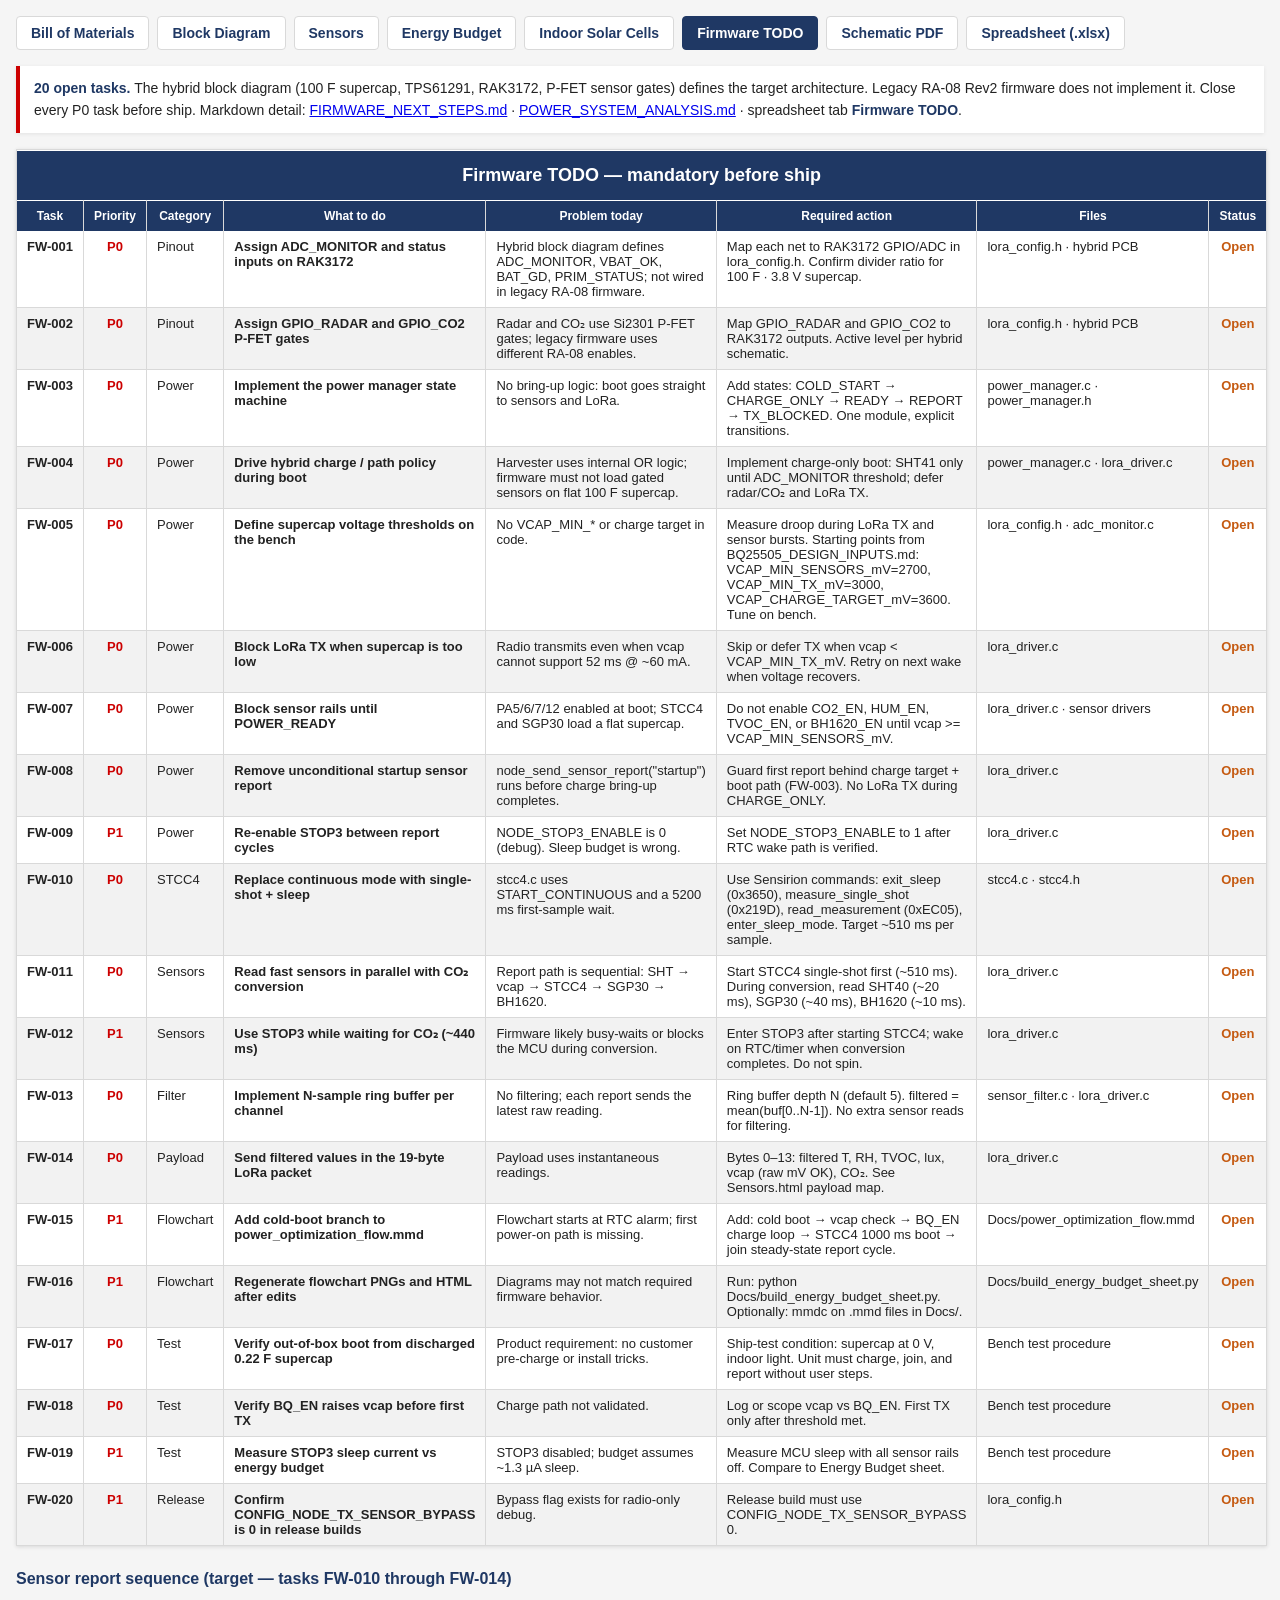
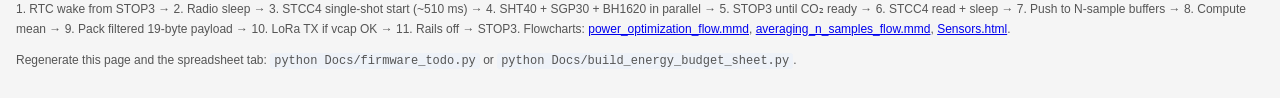
<file: Docs/SolarSensorSchematicRev2_TODO.html>
<!DOCTYPE html>
<html lang="en">
<head>
  <meta charset="utf-8">
  <meta name="viewport" content="width=device-width, initial-scale=1">
  <title>Solar Sensor Schematic Rev2 - Firmware TODO</title>
  <style>
    * { box-sizing: border-box; }
    body { margin: 0; font-family: Arial, sans-serif; background: #f5f5f5; color: #222; }
    .wrap { padding: 16px; max-width: 1600px; margin: 0 auto; }
    nav { display: flex; flex-wrap: wrap; gap: 8px; margin-bottom: 16px; }
    nav a { padding: 8px 14px; background: #fff; border: 1px solid #d9d9d9; border-radius: 4px;
      color: #1f3864; text-decoration: none; font-size: 14px; font-weight: bold; }
    nav a.active { background: #1f3864; color: #fff; border-color: #1f3864; }
    nav a:hover:not(.active) { background: #eef2f8; }
    .note { background: #fff; border-left: 4px solid #cc0000; padding: 12px 14px; margin-bottom: 16px;
      font-size: 14px; line-height: 1.55; box-shadow: 0 1px 4px rgba(0,0,0,0.08); }
    .note strong { color: #1f3864; }
    table { width: 100%; border-collapse: collapse; background: #fff;
      box-shadow: 0 1px 4px rgba(0,0,0,0.12); margin-bottom: 16px; }
    th, td { border: 1px solid #d9d9d9; padding: 8px 10px; text-align: left; vertical-align: top; font-size: 13px; }
    thead { position: sticky; top: 0; z-index: 10; }
    tr.title th { background: #1f3864; color: #fff; font-size: 18px; font-weight: bold; text-align: center; padding: 14px 10px; }
    tr.header th { background: #1f3864; color: #fff; font-weight: bold; text-align: center; font-size: 12px; }
    tr.odd td { background: #fff; }
    tr.even td { background: #f2f2f2; }
    td.task-id, td.priority, td.status { text-align: center; white-space: nowrap; font-weight: bold; }
    td.priority { color: #cc0000; }
    td.status { color: #c55a11; }
    h2 { font-size: 16px; color: #1f3864; margin: 24px 0 8px; }
    .footnote { font-size: 12px; color: #555; line-height: 1.6; }
    code { background: #eef2f8; padding: 1px 4px; border-radius: 3px; font-size: 12px; }
</style>
</head>
<body>
  <div class="wrap">
        <nav>
      <a href="SolarSensorSchematicRev2_BOM.html">Bill of Materials</a>
      <a href="SolarSensorSchematicRev2_BlockDiagram.html">Block Diagram</a>
      <a href="SolarSensorSchematicRev2_Sensors.html">Sensors</a>
      <a href="SolarSensorSchematicRev2_EnergyBudget.html">Energy Budget</a>
      <a href="SolarSensorSchematicRev2_SolarCells.html">Indoor Solar Cells</a>
      <a href="SolarSensorSchematicRev2_TODO.html" class="active">Firmware TODO</a>
      <a href="SolarSensorSchematicRev2.pdf">Schematic PDF</a>
      <a href="SolarSensorSchematicRev2_BOM.xlsx">Spreadsheet (.xlsx)</a>
    </nav>
    <div class="note">
      <strong>20 open tasks.</strong>
      The hybrid block diagram (100 F supercap, TPS61291, RAK3172, P-FET sensor gates) defines the target architecture.
      Legacy RA-08 Rev2 firmware does not implement it. Close every P0 task before ship.
      Markdown detail: <a href="FIRMWARE_NEXT_STEPS.md">FIRMWARE_NEXT_STEPS.md</a> ·
      <a href="POWER_SYSTEM_ANALYSIS.md">POWER_SYSTEM_ANALYSIS.md</a> ·
      spreadsheet tab <strong>Firmware TODO</strong>.
    </div>

    <table>
      <thead>
        <tr class="title"><th colspan="8">Firmware TODO — mandatory before ship</th></tr>
        <tr class="header"><th>Task</th><th>Priority</th><th>Category</th><th>What to do</th><th>Problem today</th><th>Required action</th><th>Files</th><th>Status</th></tr>
      </thead>
      <tbody>
        <tr class="odd"><td class="task-id">FW-001</td><td class="priority">P0</td><td>Pinout</td><td><strong>Assign ADC_MONITOR and status inputs on RAK3172</strong></td><td>Hybrid block diagram defines ADC_MONITOR, VBAT_OK, BAT_GD, PRIM_STATUS; not wired in legacy RA-08 firmware.</td><td>Map each net to RAK3172 GPIO/ADC in lora_config.h. Confirm divider ratio for 100 F · 3.8 V supercap.</td><td>lora_config.h · hybrid PCB</td><td class="status">Open</td></tr>
        <tr class="even"><td class="task-id">FW-002</td><td class="priority">P0</td><td>Pinout</td><td><strong>Assign GPIO_RADAR and GPIO_CO2 P-FET gates</strong></td><td>Radar and CO₂ use Si2301 P-FET gates; legacy firmware uses different RA-08 enables.</td><td>Map GPIO_RADAR and GPIO_CO2 to RAK3172 outputs. Active level per hybrid schematic.</td><td>lora_config.h · hybrid PCB</td><td class="status">Open</td></tr>
        <tr class="odd"><td class="task-id">FW-003</td><td class="priority">P0</td><td>Power</td><td><strong>Implement the power manager state machine</strong></td><td>No bring-up logic: boot goes straight to sensors and LoRa.</td><td>Add states: COLD_START → CHARGE_ONLY → READY → REPORT → TX_BLOCKED. One module, explicit transitions.</td><td>power_manager.c · power_manager.h</td><td class="status">Open</td></tr>
        <tr class="even"><td class="task-id">FW-004</td><td class="priority">P0</td><td>Power</td><td><strong>Drive hybrid charge / path policy during boot</strong></td><td>Harvester uses internal OR logic; firmware must not load gated sensors on flat 100 F supercap.</td><td>Implement charge-only boot: SHT41 only until ADC_MONITOR threshold; defer radar/CO₂ and LoRa TX.</td><td>power_manager.c · lora_driver.c</td><td class="status">Open</td></tr>
        <tr class="odd"><td class="task-id">FW-005</td><td class="priority">P0</td><td>Power</td><td><strong>Define supercap voltage thresholds on the bench</strong></td><td>No VCAP_MIN_* or charge target in code.</td><td>Measure droop during LoRa TX and sensor bursts. Starting points from BQ25505_DESIGN_INPUTS.md: VCAP_MIN_SENSORS_mV=2700, VCAP_MIN_TX_mV=3000, VCAP_CHARGE_TARGET_mV=3600. Tune on bench.</td><td>lora_config.h · adc_monitor.c</td><td class="status">Open</td></tr>
        <tr class="even"><td class="task-id">FW-006</td><td class="priority">P0</td><td>Power</td><td><strong>Block LoRa TX when supercap is too low</strong></td><td>Radio transmits even when vcap cannot support 52 ms @ ~60 mA.</td><td>Skip or defer TX when vcap &lt; VCAP_MIN_TX_mV. Retry on next wake when voltage recovers.</td><td>lora_driver.c</td><td class="status">Open</td></tr>
        <tr class="odd"><td class="task-id">FW-007</td><td class="priority">P0</td><td>Power</td><td><strong>Block sensor rails until POWER_READY</strong></td><td>PA5/6/7/12 enabled at boot; STCC4 and SGP30 load a flat supercap.</td><td>Do not enable CO2_EN, HUM_EN, TVOC_EN, or BH1620_EN until vcap &gt;= VCAP_MIN_SENSORS_mV.</td><td>lora_driver.c · sensor drivers</td><td class="status">Open</td></tr>
        <tr class="even"><td class="task-id">FW-008</td><td class="priority">P0</td><td>Power</td><td><strong>Remove unconditional startup sensor report</strong></td><td>node_send_sensor_report(&quot;startup&quot;) runs before charge bring-up completes.</td><td>Guard first report behind charge target + boot path (FW-003). No LoRa TX during CHARGE_ONLY.</td><td>lora_driver.c</td><td class="status">Open</td></tr>
        <tr class="odd"><td class="task-id">FW-009</td><td class="priority">P1</td><td>Power</td><td><strong>Re-enable STOP3 between report cycles</strong></td><td>NODE_STOP3_ENABLE is 0 (debug). Sleep budget is wrong.</td><td>Set NODE_STOP3_ENABLE to 1 after RTC wake path is verified.</td><td>lora_driver.c</td><td class="status">Open</td></tr>
        <tr class="even"><td class="task-id">FW-010</td><td class="priority">P0</td><td>STCC4</td><td><strong>Replace continuous mode with single-shot + sleep</strong></td><td>stcc4.c uses START_CONTINUOUS and a 5200 ms first-sample wait.</td><td>Use Sensirion commands: exit_sleep (0x3650), measure_single_shot (0x219D), read_measurement (0xEC05), enter_sleep_mode. Target ~510 ms per sample.</td><td>stcc4.c · stcc4.h</td><td class="status">Open</td></tr>
        <tr class="odd"><td class="task-id">FW-011</td><td class="priority">P0</td><td>Sensors</td><td><strong>Read fast sensors in parallel with CO₂ conversion</strong></td><td>Report path is sequential: SHT → vcap → STCC4 → SGP30 → BH1620.</td><td>Start STCC4 single-shot first (~510 ms). During conversion, read SHT40 (~20 ms), SGP30 (~40 ms), BH1620 (~10 ms).</td><td>lora_driver.c</td><td class="status">Open</td></tr>
        <tr class="even"><td class="task-id">FW-012</td><td class="priority">P1</td><td>Sensors</td><td><strong>Use STOP3 while waiting for CO₂ (~440 ms)</strong></td><td>Firmware likely busy-waits or blocks the MCU during conversion.</td><td>Enter STOP3 after starting STCC4; wake on RTC/timer when conversion completes. Do not spin.</td><td>lora_driver.c</td><td class="status">Open</td></tr>
        <tr class="odd"><td class="task-id">FW-013</td><td class="priority">P0</td><td>Filter</td><td><strong>Implement N-sample ring buffer per channel</strong></td><td>No filtering; each report sends the latest raw reading.</td><td>Ring buffer depth N (default 5). filtered = mean(buf[0..N-1]). No extra sensor reads for filtering.</td><td>sensor_filter.c · lora_driver.c</td><td class="status">Open</td></tr>
        <tr class="even"><td class="task-id">FW-014</td><td class="priority">P0</td><td>Payload</td><td><strong>Send filtered values in the 19-byte LoRa packet</strong></td><td>Payload uses instantaneous readings.</td><td>Bytes 0–13: filtered T, RH, TVOC, lux, vcap (raw mV OK), CO₂. See Sensors.html payload map.</td><td>lora_driver.c</td><td class="status">Open</td></tr>
        <tr class="odd"><td class="task-id">FW-015</td><td class="priority">P1</td><td>Flowchart</td><td><strong>Add cold-boot branch to power_optimization_flow.mmd</strong></td><td>Flowchart starts at RTC alarm; first power-on path is missing.</td><td>Add: cold boot → vcap check → BQ_EN charge loop → STCC4 1000 ms boot → join steady-state report cycle.</td><td>Docs/power_optimization_flow.mmd</td><td class="status">Open</td></tr>
        <tr class="even"><td class="task-id">FW-016</td><td class="priority">P1</td><td>Flowchart</td><td><strong>Regenerate flowchart PNGs and HTML after edits</strong></td><td>Diagrams may not match required firmware behavior.</td><td>Run: python Docs/build_energy_budget_sheet.py. Optionally: mmdc on .mmd files in Docs/.</td><td>Docs/build_energy_budget_sheet.py</td><td class="status">Open</td></tr>
        <tr class="odd"><td class="task-id">FW-017</td><td class="priority">P0</td><td>Test</td><td><strong>Verify out-of-box boot from discharged 0.22 F supercap</strong></td><td>Product requirement: no customer pre-charge or install tricks.</td><td>Ship-test condition: supercap at 0 V, indoor light. Unit must charge, join, and report without user steps.</td><td>Bench test procedure</td><td class="status">Open</td></tr>
        <tr class="even"><td class="task-id">FW-018</td><td class="priority">P0</td><td>Test</td><td><strong>Verify BQ_EN raises vcap before first TX</strong></td><td>Charge path not validated.</td><td>Log or scope vcap vs BQ_EN. First TX only after threshold met.</td><td>Bench test procedure</td><td class="status">Open</td></tr>
        <tr class="odd"><td class="task-id">FW-019</td><td class="priority">P1</td><td>Test</td><td><strong>Measure STOP3 sleep current vs energy budget</strong></td><td>STOP3 disabled; budget assumes ~1.3 µA sleep.</td><td>Measure MCU sleep with all sensor rails off. Compare to Energy Budget sheet.</td><td>Bench test procedure</td><td class="status">Open</td></tr>
        <tr class="even"><td class="task-id">FW-020</td><td class="priority">P1</td><td>Release</td><td><strong>Confirm CONFIG_NODE_TX_SENSOR_BYPASS is 0 in release builds</strong></td><td>Bypass flag exists for radio-only debug.</td><td>Release build must use CONFIG_NODE_TX_SENSOR_BYPASS 0.</td><td>lora_config.h</td><td class="status">Open</td></tr>
      </tbody>
    </table>

    <h2>Sensor report sequence (target — tasks FW-010 through FW-014)</h2>
    <p class="footnote">
      1. RTC wake from STOP3 → 2. Radio sleep → 3. STCC4 single-shot start (~510 ms) →
      4. SHT40 + SGP30 + BH1620 in parallel → 5. STOP3 until CO₂ ready →
      6. STCC4 read + sleep → 7. Push to N-sample buffers → 8. Compute mean →
      9. Pack filtered 19-byte payload → 10. LoRa TX if vcap OK → 11. Rails off → STOP3.
      Flowcharts: <a href="power_optimization_flow.mmd">power_optimization_flow.mmd</a>,
      <a href="averaging_n_samples_flow.mmd">averaging_n_samples_flow.mmd</a>,
      <a href="SolarSensorSchematicRev2_Sensors.html">Sensors.html</a>.
    </p>

    <p class="footnote">
      Regenerate this page and the spreadsheet tab:
      <code>python Docs/firmware_todo.py</code> or
      <code>python Docs/build_energy_budget_sheet.py</code>.
    </p>
  </div>
</body>
</html>
</file>
<file: tools/sensor-trendlog/style.css>
:root{font-family:Segoe UI,Microsoft YaHei,sans-serif;color:#d9e8ef;background:#0b141b;font-size:14px}*{box-sizing:border-box}body{margin:0}main{max-width:1500px;margin:auto;padding:36px}header,.toolbar,.sectionhead,.chartbar,footer{display:flex;align-items:center;gap:16px}header{justify-content:space-between;margin-bottom:28px}h1{font-size:32px;letter-spacing:-1px;margin:8px 0}h1 span{font-size:13px;color:#63debc;border:1px solid #285348;padding:5px 8px;margin-left:14px;vertical-align:middle}small{color:#7f9caa;letter-spacing:1px;font-size:11px}p{color:#8da6b4}#status{color:#6ce3bf;background:#152d2a;padding:12px 18px;border-radius:30px}.toolbar,aside,article,details{background:#111f29;border:1px solid #253642;border-radius:12px;padding:20px}.toolbar{flex-wrap:wrap}label{display:flex;align-items:center;gap:10px;color:#96b0bf}button,select,.button{background:#1b303e;color:#d9e8ef;border:1px solid #35505f;border-radius:6px;padding:10px 14px;font:inherit;cursor:pointer}button:hover,.button:hover{border-color:#6ce3bf}button:disabled{opacity:.4;cursor:default}.primary{background:#70e4bf;color:#09251e;border:0;font-weight:700}.spacer{flex:1}.workspace{display:grid;grid-template-columns:240px minmax(0,1fr);gap:20px;margin:22px 0}aside{align-self:start}h2{font-size:20px;margin:5px 0}.sectionhead{justify-content:space-between;margin-bottom:20px}.device{width:100%;text-align:left;margin:5px 0;padding:14px}.device.active{border-color:#70e4bf;background:#183b38}.device small{display:block;margin-top:8px;letter-spacing:0}.hint{font-size:12px;line-height:1.8;color:#8fa9b8}.cards{display:grid;grid-template-columns:repeat(4,1fr);gap:10px;margin-bottom:24px}.card{padding:15px;border:1px solid #283f4d;border-radius:8px;background:#132632}.card strong{display:block;font-size:25px;margin:10px 0 3px;color:#f1f8fa}.card em{font-style:normal;color:#769aa8;font-size:12px}.chartbar{flex-wrap:wrap;margin-bottom:16px}canvas{width:100%;height:330px;background:#0e1b24;border-radius:8px}.tablewrap{overflow:auto;max-height:360px}table{border-collapse:collapse;width:100%;white-space:nowrap;font-size:12px}td,th{text-align:right;padding:12px 10px;border-bottom:1px solid #273a48}th{color:#89a8b8;position:sticky;top:0;background:#152733}h3 small{margin-left:10px}details{margin-top:20px}summary{cursor:pointer}textarea{width:100%;height:110px;background:#0b1720;color:#d9e8ef;border:1px solid #35505f;padding:12px;margin:12px 0}pre{max-height:180px;overflow:auto;font-size:12px;white-space:pre-wrap;color:#8aabbb}footer{justify-content:space-between;margin-top:18px;color:#8da6b4;font-size:12px}.danger{color:#f6a9a9}#notice{line-height:1.7}@media(max-width:900px){main{padding:16px}.workspace{grid-template-columns:1fr}.cards{grid-template-columns:repeat(2,1fr)}header{align-items:flex-start}h1{font-size:25px}}
</file>
